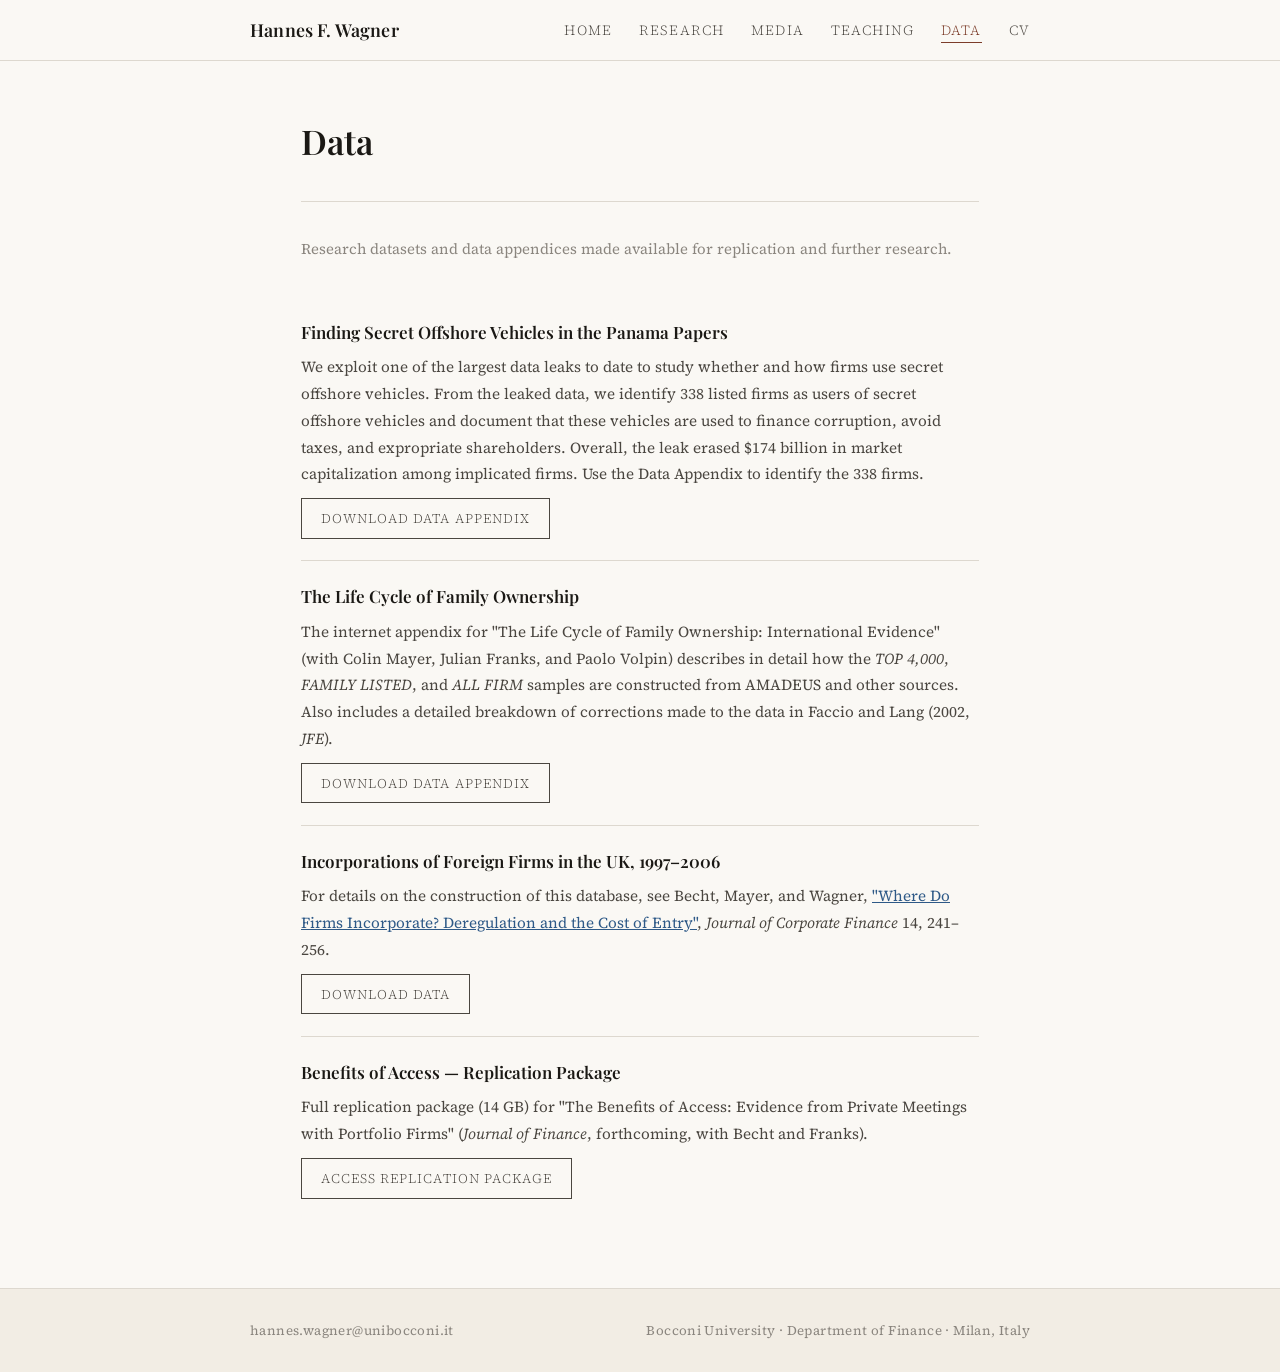
<file: pages/data.html>
<!DOCTYPE html>
<html lang="en">
<head>
  <meta charset="UTF-8" />
  <meta name="viewport" content="width=device-width, initial-scale=1" />
  <title>Data — Hannes F. Wagner</title>
  <meta name="description" content="Research datasets made available by Hannes F. Wagner — Panama Papers offshore vehicles, family ownership life cycle, and firm incorporations." />
  <link rel="stylesheet" href="../css/style.css" />
</head>
<body>

<nav>
  <div class="nav-inner">
    <a class="site-name" href="../index.html">Hannes F. Wagner</a>
    <ul class="nav-links">
      <li><a href="../index.html">Home</a></li>
      <li><a href="research.html">Research</a></li>
      <li><a href="media.html">Media</a></li>
      <li><a href="teaching.html">Teaching</a></li>
      <li><a href="data.html" class="active">Data</a></li>
      <li><a href="../cv/cvHannesWagner.pdf">CV</a></li>
    </ul>
  </div>
</nav>

<div class="site-wrapper">
  <div class="page-header">
    <h1>Data</h1>
  </div>

  <p style="font-size:0.88rem;color:var(--ink-muted);margin-bottom:2rem;">
    Research datasets and data appendices made available for replication and further research.
  </p>

  <div class="data-item">
    <div class="data-title">Finding Secret Offshore Vehicles in the Panama Papers</div>
    <p class="data-description">
      We exploit one of the largest data leaks to date to study whether and how firms use secret 
      offshore vehicles. From the leaked data, we identify 338 listed firms as users of secret 
      offshore vehicles and document that these vehicles are used to finance corruption, avoid taxes, 
      and expropriate shareholders. Overall, the leak erased $174 billion in market capitalization 
      among implicated firms. Use the Data Appendix to identify the 338 firms.
    </p>
    <p style="margin-top:0.6rem;">
      <a class="btn btn-outline" href="https://papers.ssrn.com/sol3/papers.cfm?abstract_id=2771095" target="_blank" rel="noopener">Download Data Appendix</a>
    </p>
  </div>

  <div class="data-item">
    <div class="data-title">The Life Cycle of Family Ownership</div>
    <p class="data-description">
      The internet appendix for "The Life Cycle of Family Ownership: International Evidence" 
      (with Colin Mayer, Julian Franks, and Paolo Volpin) describes in detail how the 
      <em>TOP 4,000</em>, <em>FAMILY LISTED</em>, and <em>ALL FIRM</em> samples are constructed 
      from AMADEUS and other sources. Also includes a detailed breakdown of corrections made to 
      the data in Faccio and Lang (2002, <em>JFE</em>).
    </p>
    <p style="margin-top:0.6rem;">
      <a class="btn btn-outline" href="http://papers.ssrn.com/sol3/papers.cfm?abstract_id=1102475" target="_blank" rel="noopener">Download Data Appendix</a>
    </p>
  </div>

  <div class="data-item">
    <div class="data-title">Incorporations of Foreign Firms in the UK, 1997–2006</div>
    <p class="data-description">
      For details on the construction of this database, see Becht, Mayer, and Wagner, 
      <a href="http://papers.ssrn.com/sol3/papers.cfm?abstract_id=906066" target="_blank" rel="noopener">"Where Do Firms Incorporate? Deregulation and the Cost of Entry"</a>, 
      <em>Journal of Corporate Finance</em> 14, 241–256.
    </p>
    <p style="margin-top:0.6rem;">
      <a class="btn btn-outline" href="http://didattica.unibocconi.it/mypage/dwload.php?nomefile=MOBILITY_JCF20110914161432.XLS" target="_blank" rel="noopener">Download Data</a>
    </p>
  </div>

  <div class="data-item">
    <div class="data-title">Benefits of Access — Replication Package</div>
    <p class="data-description">
      Full replication package (14 GB) for "The Benefits of Access: Evidence from Private Meetings 
      with Portfolio Firms" (<em>Journal of Finance</em>, forthcoming, with Becht and Franks).
    </p>
    <p style="margin-top:0.6rem;">
      <a class="btn btn-outline" href="https://doi.org/10.37214/jofdata.23" target="_blank" rel="noopener">Access Replication Package</a>
    </p>
  </div>

</div>

<footer>
  <div class="footer-inner">
    <span>hannes.wagner@unibocconi.it</span>
    <span>Bocconi University · Department of Finance · Milan, Italy</span>
  </div>
</footer>

<script src="../js/nav.js"></script>
</body>
</html>
</file>
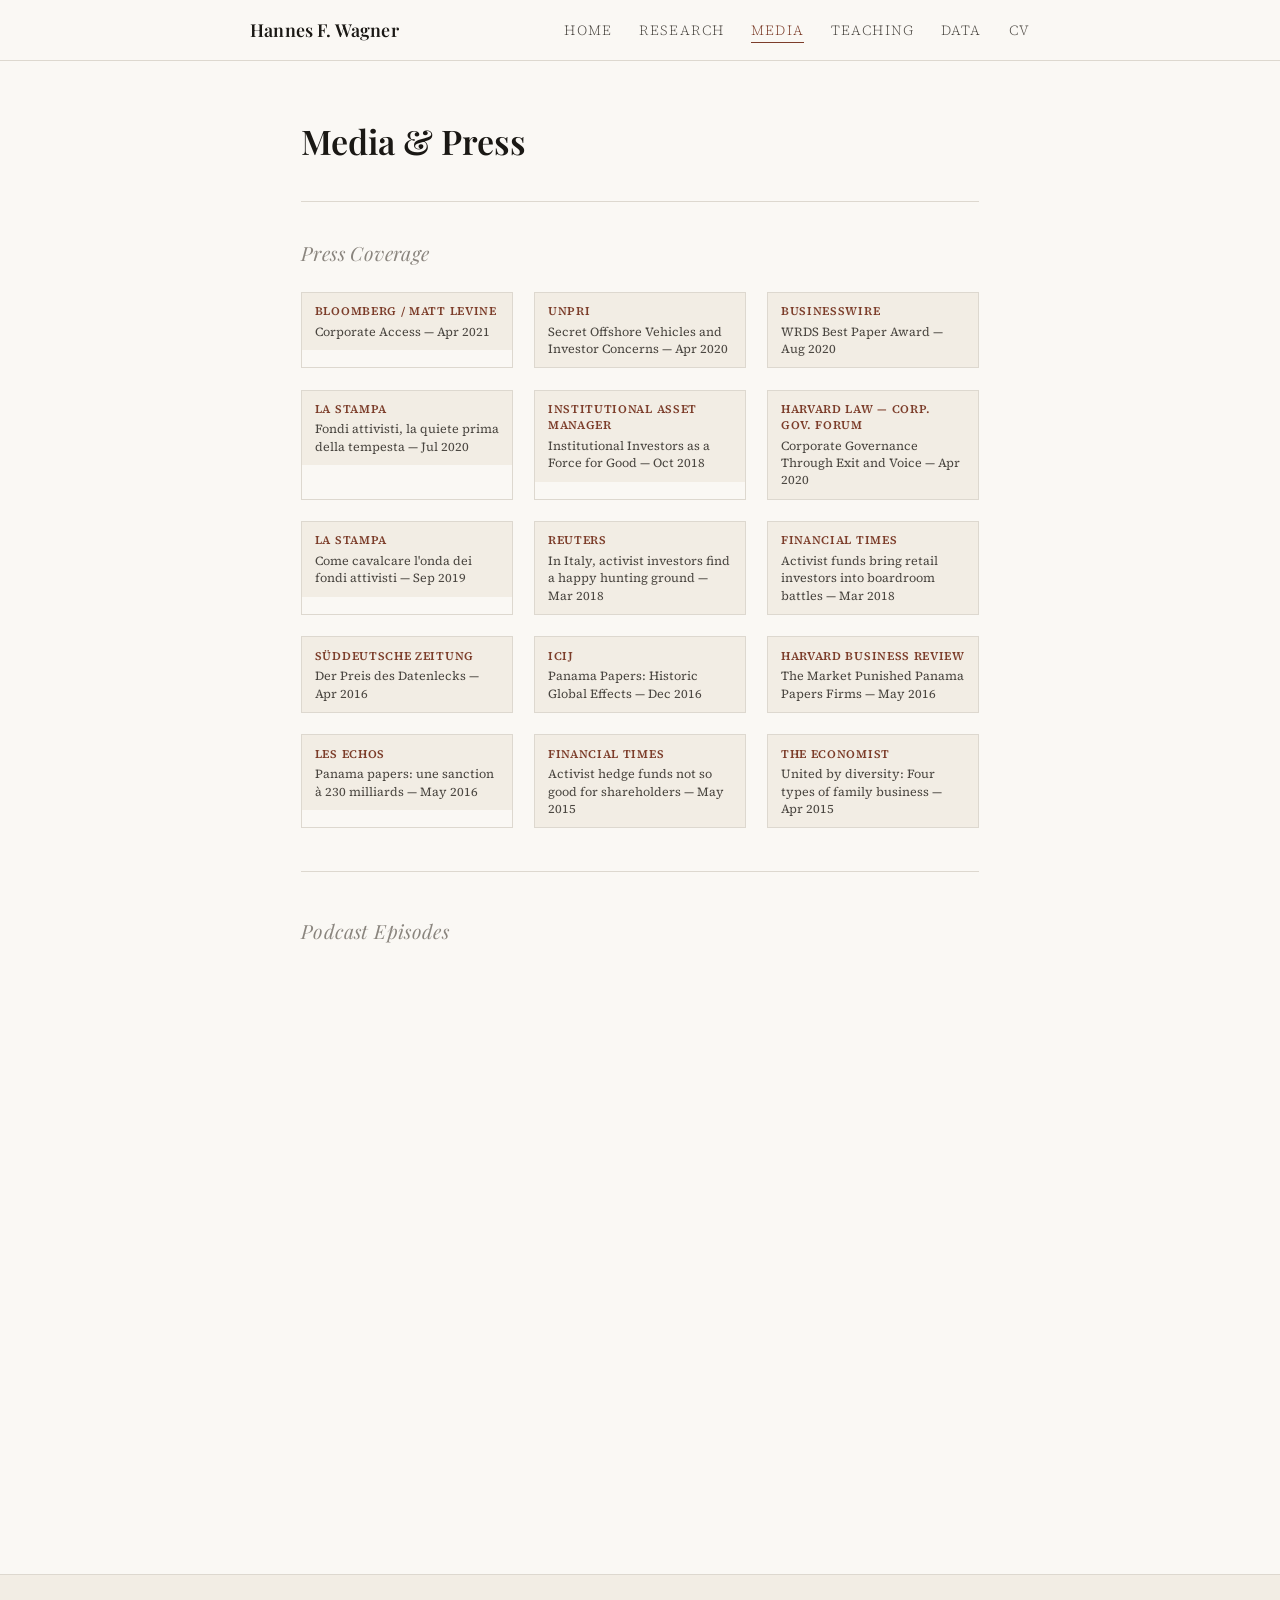
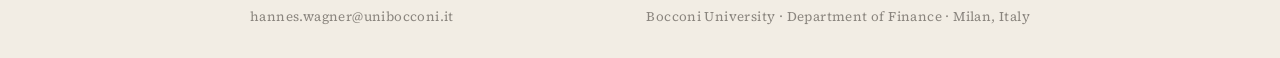
<file: pages/media.html>
<!DOCTYPE html>
<html lang="en">
<head>
  <meta charset="UTF-8" />
  <meta name="viewport" content="width=device-width, initial-scale=1" />
  <title>Media &amp; Press — Hannes F. Wagner</title>
  <meta name="description" content="Media coverage and press mentions for Hannes F. Wagner's research on corporate governance, Panama Papers, shareholder activism, and ESG." />
  <link rel="stylesheet" href="../css/style.css" />
</head>
<body>

<nav>
  <div class="nav-inner">
    <a class="site-name" href="../index.html">Hannes F. Wagner</a>
    <ul class="nav-links">
      <li><a href="../index.html">Home</a></li>
      <li><a href="research.html">Research</a></li>
      <li><a href="media.html" class="active">Media</a></li>
      <li><a href="teaching.html">Teaching</a></li>
      <li><a href="data.html">Data</a></li>
      <li><a href="../cv/cvHannesWagner.pdf">CV</a></li>
    </ul>
  </div>
</nav>

<div class="site-wrapper">
  <div class="page-header">
    <h1>Media &amp; Press</h1>
  </div>

  <h2 class="section-title">Press Coverage</h2>
  <div class="media-grid">

    <a class="media-card" href="https://www.bloomberg.com/opinion/articles/2021-04-19/everyone-loves-the-100-million-new-jersey-deli-except-david-einhorn-knottrmb" target="_blank" rel="noopener">
      <div class="media-label">
        <span class="media-outlet">Bloomberg / Matt Levine</span>
        Corporate Access — Apr 2021
      </div>
    </a>

    <a class="media-card" href="https://www.unpri.org/pri-blog/secret-offshore-vehicles-and-investor-concerns/5683.article" target="_blank" rel="noopener">
      <div class="media-label">
        <span class="media-outlet">UNPRI</span>
        Secret Offshore Vehicles and Investor Concerns — Apr 2020
      </div>
    </a>

    <a class="media-card" href="https://www.businesswire.com/news/home/20200803005021/en/WRDS-Paper-Award-Research-Examines-Role-Governance" target="_blank" rel="noopener">
      <div class="media-label">
        <span class="media-outlet">BusinessWire</span>
        WRDS Best Paper Award — Aug 2020
      </div>
    </a>

    <a class="media-card" href="https://www.lastampa.it/tuttosoldi/2020/07/20/news/fondi-attivisti-la-quiete-prima-della-tempesta-1.39101614" target="_blank" rel="noopener">
      <div class="media-label">
        <span class="media-outlet">La Stampa</span>
        Fondi attivisti, la quiete prima della tempesta — Jul 2020
      </div>
    </a>

    <a class="media-card" href="https://www.institutionalassetmanager.co.uk/2018/10/18/269655/bocconi-university-study-reveals-institutional-investors-can-be-force-good" target="_blank" rel="noopener">
      <div class="media-label">
        <span class="media-outlet">Institutional Asset Manager</span>
        Institutional Investors as a Force for Good — Oct 2018
      </div>
    </a>

    <a class="media-card" href="https://corpgov.law.harvard.edu/2020/04/13/corporate-governance-through-exit-and-voice/" target="_blank" rel="noopener">
      <div class="media-label">
        <span class="media-outlet">Harvard Law — Corp. Gov. Forum</span>
        Corporate Governance Through Exit and Voice — Apr 2020
      </div>
    </a>

    <a class="media-card" href="https://www.lastampa.it/tuttosoldi/2019/09/02/news/come-cavalcare-l-onda-dei-fondi-attivisti-guadagni-del-12-per-i-piccoli-azionisti-1.37438321" target="_blank" rel="noopener">
      <div class="media-label">
        <span class="media-outlet">La Stampa</span>
        Come cavalcare l'onda dei fondi attivisti — Sep 2019
      </div>
    </a>

    <a class="media-card" href="https://www.reuters.com/article/idUSKBN1H51SR" target="_blank" rel="noopener">
      <div class="media-label">
        <span class="media-outlet">Reuters</span>
        In Italy, activist investors find a happy hunting ground — Mar 2018
      </div>
    </a>

    <a class="media-card" href="https://www.ft.com/content/f103444a-26d0-11e8-b27e-cc62a39d57a0" target="_blank" rel="noopener">
      <div class="media-label">
        <span class="media-outlet">Financial Times</span>
        Activist funds bring retail investors into boardroom battles — Mar 2018
      </div>
    </a>

    <a class="media-card" href="https://www.sueddeutsche.de/wirtschaft/panama-papers-der-preis-des-datenlecks-1.2971293" target="_blank" rel="noopener">
      <div class="media-label">
        <span class="media-outlet">Süddeutsche Zeitung</span>
        Der Preis des Datenlecks — Apr 2016
      </div>
    </a>

    <a class="media-card" href="https://www.icij.org/investigations/panama-papers/20161201-global-impact/" target="_blank" rel="noopener">
      <div class="media-label">
        <span class="media-outlet">ICIJ</span>
        Panama Papers: Historic Global Effects — Dec 2016
      </div>
    </a>

    <a class="media-card" href="https://hbr.org/2016/05/the-market-punished-panama-papers-firms-to-the-tune-of-230-billion" target="_blank" rel="noopener">
      <div class="media-label">
        <span class="media-outlet">Harvard Business Review</span>
        The Market Punished Panama Papers Firms — May 2016
      </div>
    </a>

    <a class="media-card" href="https://www.lesechos.fr/2016/05/panama-papers-une-sanction-a-230-milliards-de-dollars-227909" target="_blank" rel="noopener">
      <div class="media-label">
        <span class="media-outlet">Les Echos</span>
        Panama papers: une sanction à 230 milliards — May 2016
      </div>
    </a>

    <a class="media-card" href="https://www.ft.com/content/ddbabe64-fee1-11e4-84b2-00144feabdc0" target="_blank" rel="noopener">
      <div class="media-label">
        <span class="media-outlet">Financial Times</span>
        Activist hedge funds not so good for shareholders — May 2015
      </div>
    </a>

    <a class="media-card" href="https://www.economist.com/special-report/2015/04/16/united-by-diversity" target="_blank" rel="noopener">
      <div class="media-label">
        <span class="media-outlet">The Economist</span>
        United by diversity: Four types of family business — Apr 2015
      </div>
    </a>

  </div>

  <hr class="section-divider" />

  <h2 class="section-title">Podcast Episodes</h2>

  <div class="podcast-embed">
    <iframe style="border-radius:0" src="https://open.spotify.com/embed/episode/64jNkY2FxhyaU4TnFxSmoU?utm_source=generator" width="100%" height="152" allowfullscreen allow="autoplay; clipboard-write; encrypted-media; fullscreen; picture-in-picture" loading="lazy"></iframe>
  </div>

  <div class="podcast-embed">
    <iframe style="border-radius:0" src="https://open.spotify.com/embed/episode/4Aw6fCiGctTNtVbgfqGaCA?utm_source=generator" width="100%" height="152" allowfullscreen allow="autoplay; clipboard-write; encrypted-media; fullscreen; picture-in-picture" loading="lazy"></iframe>
  </div>

  <div class="podcast-embed">
    <iframe style="border-radius:0" src="https://open.spotify.com/embed/episode/3oedFQlxo1uWVbGu7JhfyJ?utm_source=generator" width="100%" height="152" allowfullscreen allow="autoplay; clipboard-write; encrypted-media; fullscreen; picture-in-picture" loading="lazy"></iframe>
  </div>

</div>

<footer>
  <div class="footer-inner">
    <span>hannes.wagner@unibocconi.it</span>
    <span>Bocconi University · Department of Finance · Milan, Italy</span>
  </div>
</footer>

<script src="../js/nav.js"></script>
</body>
</html>
</file>
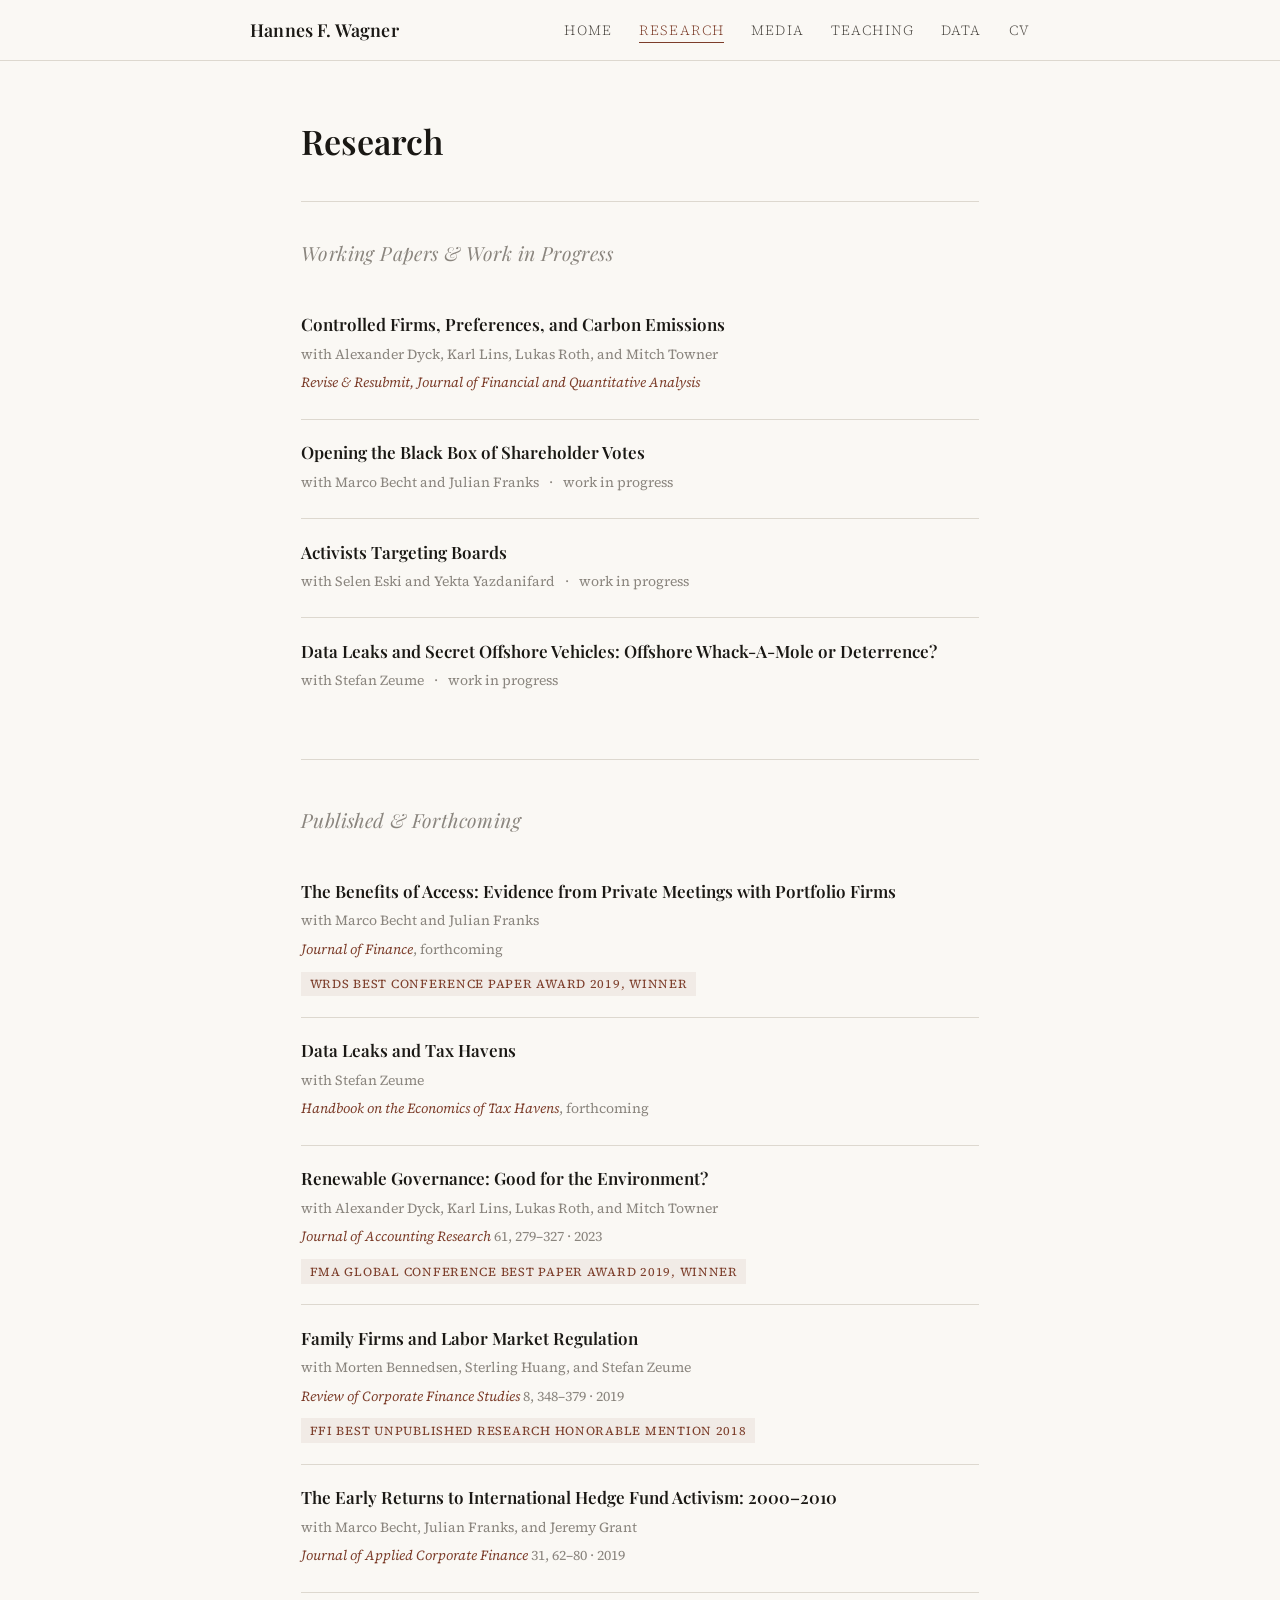
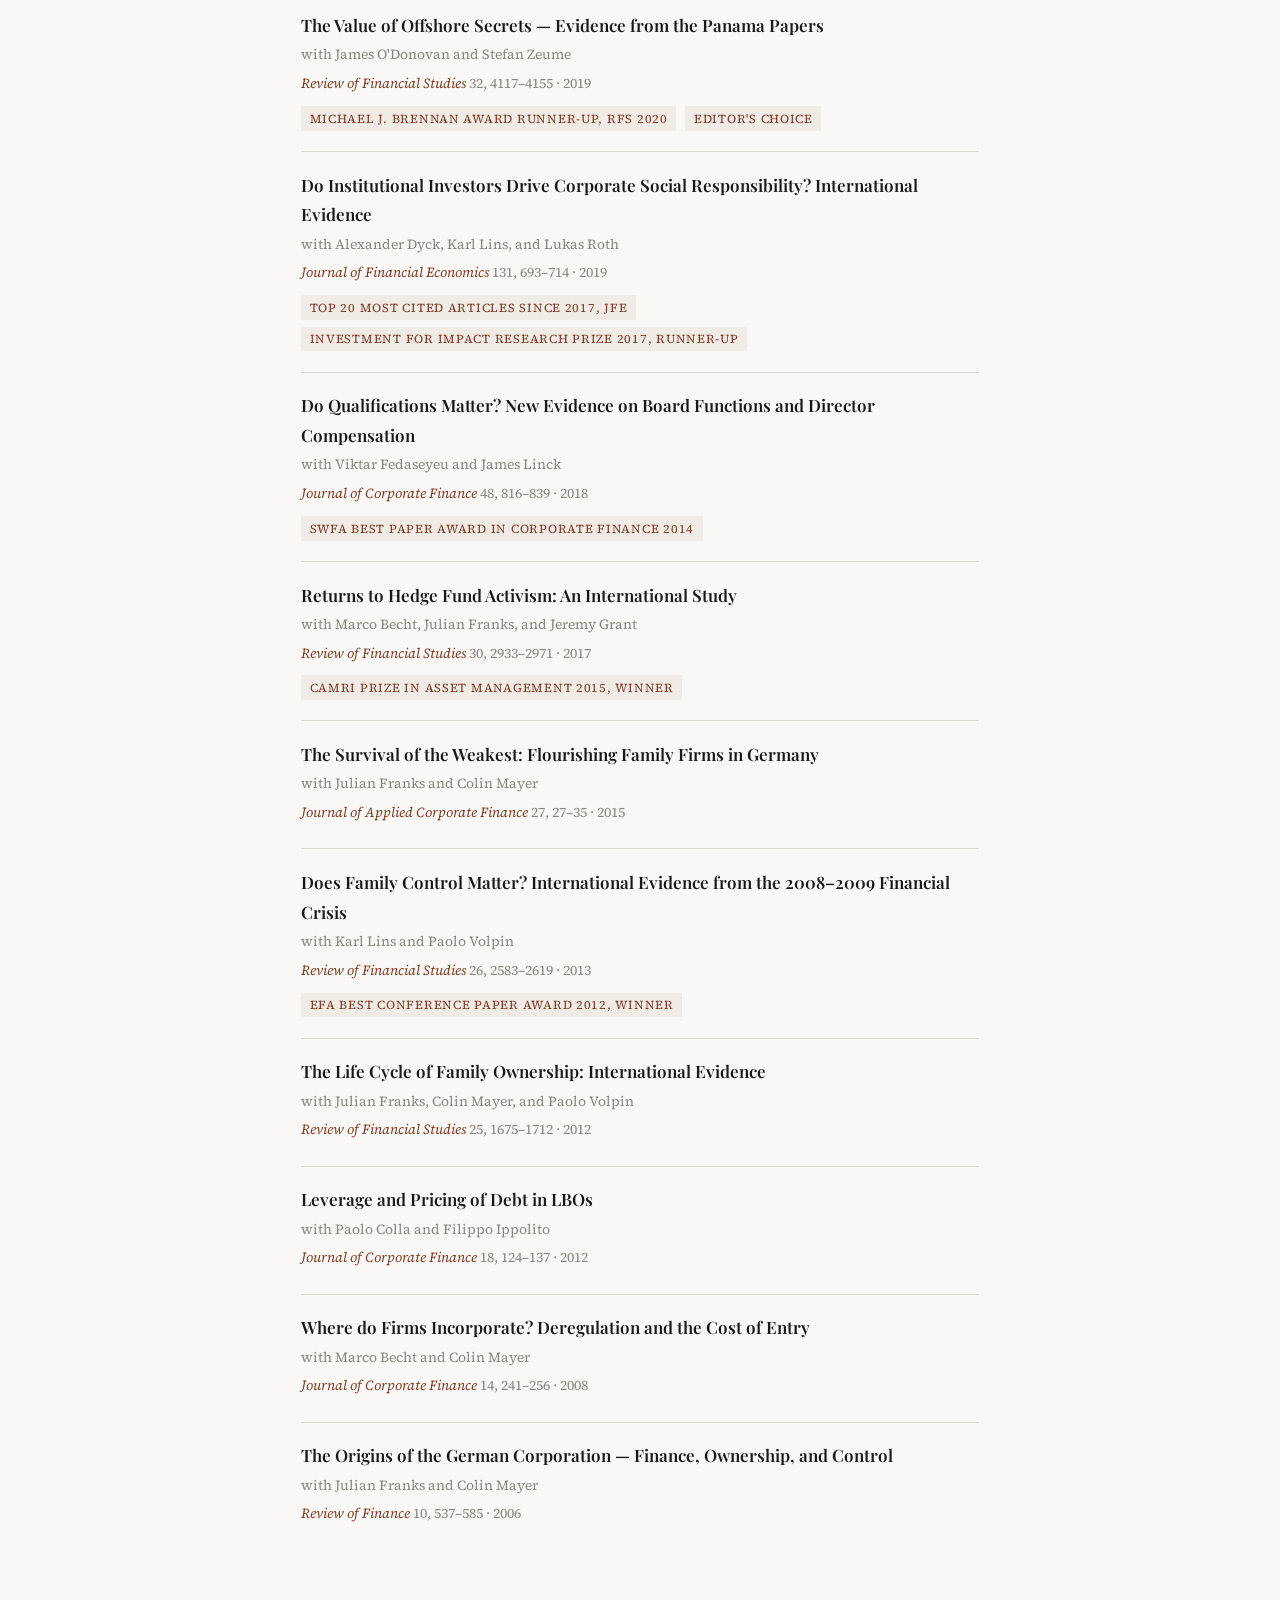
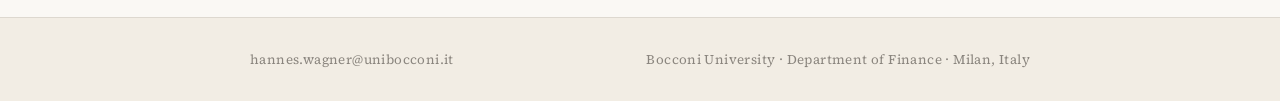
<file: pages/research.html>
<!DOCTYPE html>
<html lang="en">
<head>
  <meta charset="UTF-8" />
  <meta name="viewport" content="width=device-width, initial-scale=1" />
  <title>Research — Hannes F. Wagner</title>
  <meta name="description" content="Working papers and publications by Hannes F. Wagner on corporate governance, shareholder activism, ESG, and institutional investors." />
  <link rel="stylesheet" href="../css/style.css" />
</head>
<body>

<nav>
  <div class="nav-inner">
    <a class="site-name" href="../index.html">Hannes F. Wagner</a>
    <ul class="nav-links">
      <li><a href="../index.html">Home</a></li>
      <li><a href="research.html" class="active">Research</a></li>
      <li><a href="media.html">Media</a></li>
      <li><a href="teaching.html">Teaching</a></li>
      <li><a href="data.html">Data</a></li>
      <li><a href="../cv/cvHannesWagner.pdf">CV</a></li>
    </ul>
  </div>
</nav>

<div class="site-wrapper">
  <div class="page-header">
    <h1>Research</h1>
  </div>

  <!-- ── Working Papers ─────────────────────────────────── -->
  <h2 class="section-title">Working Papers &amp; Work in Progress</h2>
  <ul class="paper-list">

    <li class="paper-item">
      <div class="paper-title">
        <a href="https://papers.ssrn.com/sol3/papers.cfm?abstract_id=4829162" target="_blank" rel="noopener">
          Controlled Firms, Preferences, and Carbon Emissions
        </a>
      </div>
      <div class="paper-meta">
        with Alexander Dyck, Karl Lins, Lukas Roth, and Mitch Towner
      </div>
      <div class="paper-meta">
        <span class="paper-venue">Revise &amp; Resubmit, Journal of Financial and Quantitative Analysis</span>
      </div>
    </li>

    <li class="paper-item">
      <div class="paper-title">Opening the Black Box of Shareholder Votes</div>
      <div class="paper-meta">with Marco Becht and Julian Franks &ensp;·&ensp; work in progress</div>
    </li>

    <li class="paper-item">
      <div class="paper-title">Activists Targeting Boards</div>
      <div class="paper-meta">with Selen Eski and Yekta Yazdanifard &ensp;·&ensp; work in progress</div>
    </li>

    <li class="paper-item">
      <div class="paper-title">Data Leaks and Secret Offshore Vehicles: Offshore Whack-A-Mole or Deterrence?</div>
      <div class="paper-meta">with Stefan Zeume &ensp;·&ensp; work in progress</div>
    </li>

  </ul>

  <hr class="section-divider" />

  <!-- ── Published & Forthcoming ───────────────────────── -->
  <h2 class="section-title">Published &amp; Forthcoming</h2>
  <ul class="paper-list">

    <li class="paper-item">
      <div class="paper-title">
        <a href="https://papers.ssrn.com/sol3/papers.cfm?abstract_id=3813948" target="_blank" rel="noopener">
          The Benefits of Access: Evidence from Private Meetings with Portfolio Firms
        </a>
      </div>
      <div class="paper-meta">
        with Marco Becht and Julian Franks
      </div>
      <div class="paper-meta">
        <span class="paper-venue">Journal of Finance</span>, forthcoming
      </div>
      <span class="paper-award">WRDS Best Conference Paper Award 2019, Winner</span>
    </li>

    <li class="paper-item">
      <div class="paper-title">
        <a href="https://papers.ssrn.com/sol3/papers.cfm?abstract_id=4435685" target="_blank" rel="noopener">
          Data Leaks and Tax Havens
        </a>
      </div>
      <div class="paper-meta">with Stefan Zeume</div>
      <div class="paper-meta">
        <span class="paper-venue">Handbook on the Economics of Tax Havens</span>, forthcoming
      </div>
    </li>

    <li class="paper-item">
      <div class="paper-title">
        <a href="https://papers.ssrn.com/sol3/papers.cfm?abstract_id=3224680" target="_blank" rel="noopener">
          Renewable Governance: Good for the Environment?
        </a>
      </div>
      <div class="paper-meta">with Alexander Dyck, Karl Lins, Lukas Roth, and Mitch Towner</div>
      <div class="paper-meta">
        <span class="paper-venue">Journal of Accounting Research</span> 61, 279–327 · 2023
      </div>
      <span class="paper-award">FMA Global Conference Best Paper Award 2019, Winner</span>
    </li>

    <li class="paper-item">
      <div class="paper-title">
        <a href="https://ssrn.com/abstract=2511044" target="_blank" rel="noopener">
          Family Firms and Labor Market Regulation
        </a>
      </div>
      <div class="paper-meta">with Morten Bennedsen, Sterling Huang, and Stefan Zeume</div>
      <div class="paper-meta">
        <span class="paper-venue">Review of Corporate Finance Studies</span> 8, 348–379 · 2019
      </div>
      <span class="paper-award">FFI Best Unpublished Research Honorable Mention 2018</span>
    </li>

    <li class="paper-item">
      <div class="paper-title">
        <a href="https://onlinelibrary.wiley.com/journal/17456622" target="_blank" rel="noopener">
          The Early Returns to International Hedge Fund Activism: 2000–2010
        </a>
      </div>
      <div class="paper-meta">with Marco Becht, Julian Franks, and Jeremy Grant</div>
      <div class="paper-meta">
        <span class="paper-venue">Journal of Applied Corporate Finance</span> 31, 62–80 · 2019
      </div>
    </li>

    <li class="paper-item">
      <div class="paper-title">
        <a href="https://ssrn.com/abstract=2771095" target="_blank" rel="noopener">
          The Value of Offshore Secrets — Evidence from the Panama Papers
        </a>
      </div>
      <div class="paper-meta">with James O'Donovan and Stefan Zeume</div>
      <div class="paper-meta">
        <span class="paper-venue">Review of Financial Studies</span> 32, 4117–4155 · 2019
      </div>
      <span class="paper-award">Michael J. Brennan Award Runner-up, RFS 2020</span>
      <span class="paper-award">Editor's Choice</span>
    </li>

    <li class="paper-item">
      <div class="paper-title">
        <a href="https://ssrn.com/abstract=2708589" target="_blank" rel="noopener">
          Do Institutional Investors Drive Corporate Social Responsibility? International Evidence
        </a>
      </div>
      <div class="paper-meta">with Alexander Dyck, Karl Lins, and Lukas Roth</div>
      <div class="paper-meta">
        <span class="paper-venue">Journal of Financial Economics</span> 131, 693–714 · 2019
      </div>
      <span class="paper-award">Top 20 Most Cited Articles since 2017, JFE</span>
      <span class="paper-award">Investment for Impact Research Prize 2017, Runner-up</span>
    </li>

    <li class="paper-item">
      <div class="paper-title">
        <a href="https://ssrn.com/abstract=2335584" target="_blank" rel="noopener">
          Do Qualifications Matter? New Evidence on Board Functions and Director Compensation
        </a>
      </div>
      <div class="paper-meta">with Viktar Fedaseyeu and James Linck</div>
      <div class="paper-meta">
        <span class="paper-venue">Journal of Corporate Finance</span> 48, 816–839 · 2018
      </div>
      <span class="paper-award">SWFA Best Paper Award in Corporate Finance 2014</span>
    </li>

    <li class="paper-item">
      <div class="paper-title">
        <a href="https://papers.ssrn.com/sol3/papers.cfm?abstract_id=2376271" target="_blank" rel="noopener">
          Returns to Hedge Fund Activism: An International Study
        </a>
      </div>
      <div class="paper-meta">with Marco Becht, Julian Franks, and Jeremy Grant</div>
      <div class="paper-meta">
        <span class="paper-venue">Review of Financial Studies</span> 30, 2933–2971 · 2017
      </div>
      <span class="paper-award">CAMRI Prize in Asset Management 2015, Winner</span>
    </li>

    <li class="paper-item">
      <div class="paper-title">
        <a href="http://onlinelibrary.wiley.com/doi/10.1111/jacf.12143/abstract" target="_blank" rel="noopener">
          The Survival of the Weakest: Flourishing Family Firms in Germany
        </a>
      </div>
      <div class="paper-meta">with Julian Franks and Colin Mayer</div>
      <div class="paper-meta">
        <span class="paper-venue">Journal of Applied Corporate Finance</span> 27, 27–35 · 2015
      </div>
    </li>

    <li class="paper-item">
      <div class="paper-title">
        <a href="http://ssrn.com/abstract=1964764" target="_blank" rel="noopener">
          Does Family Control Matter? International Evidence from the 2008–2009 Financial Crisis
        </a>
      </div>
      <div class="paper-meta">with Karl Lins and Paolo Volpin</div>
      <div class="paper-meta">
        <span class="paper-venue">Review of Financial Studies</span> 26, 2583–2619 · 2013
      </div>
      <span class="paper-award">EFA Best Conference Paper Award 2012, Winner</span>
    </li>

    <li class="paper-item">
      <div class="paper-title">
        <a href="http://ssrn.com/abstract=1102475" target="_blank" rel="noopener">
          The Life Cycle of Family Ownership: International Evidence
        </a>
      </div>
      <div class="paper-meta">with Julian Franks, Colin Mayer, and Paolo Volpin</div>
      <div class="paper-meta">
        <span class="paper-venue">Review of Financial Studies</span> 25, 1675–1712 · 2012
      </div>
    </li>

    <li class="paper-item">
      <div class="paper-title">
        <a href="http://ssrn.com/abstract=1524155" target="_blank" rel="noopener">
          Leverage and Pricing of Debt in LBOs
        </a>
      </div>
      <div class="paper-meta">with Paolo Colla and Filippo Ippolito</div>
      <div class="paper-meta">
        <span class="paper-venue">Journal of Corporate Finance</span> 18, 124–137 · 2012
      </div>
    </li>

    <li class="paper-item">
      <div class="paper-title">
        <a href="http://dx.doi.org/10.1016/j.jcorpfin.2008.04.002" target="_blank" rel="noopener">
          Where do Firms Incorporate? Deregulation and the Cost of Entry
        </a>
      </div>
      <div class="paper-meta">with Marco Becht and Colin Mayer</div>
      <div class="paper-meta">
        <span class="paper-venue">Journal of Corporate Finance</span> 14, 241–256 · 2008
      </div>
    </li>

    <li class="paper-item">
      <div class="paper-title">
        <a href="http://ideas.repec.org/a/kap/eurfin/v10y2006i4p537-585.html" target="_blank" rel="noopener">
          The Origins of the German Corporation — Finance, Ownership, and Control
        </a>
      </div>
      <div class="paper-meta">with Julian Franks and Colin Mayer</div>
      <div class="paper-meta">
        <span class="paper-venue">Review of Finance</span> 10, 537–585 · 2006
      </div>
    </li>

  </ul>
</div>

<footer>
  <div class="footer-inner">
    <span>hannes.wagner@unibocconi.it</span>
    <span>Bocconi University · Department of Finance · Milan, Italy</span>
  </div>
</footer>

<script src="../js/nav.js"></script>
</body>
</html>
</file>
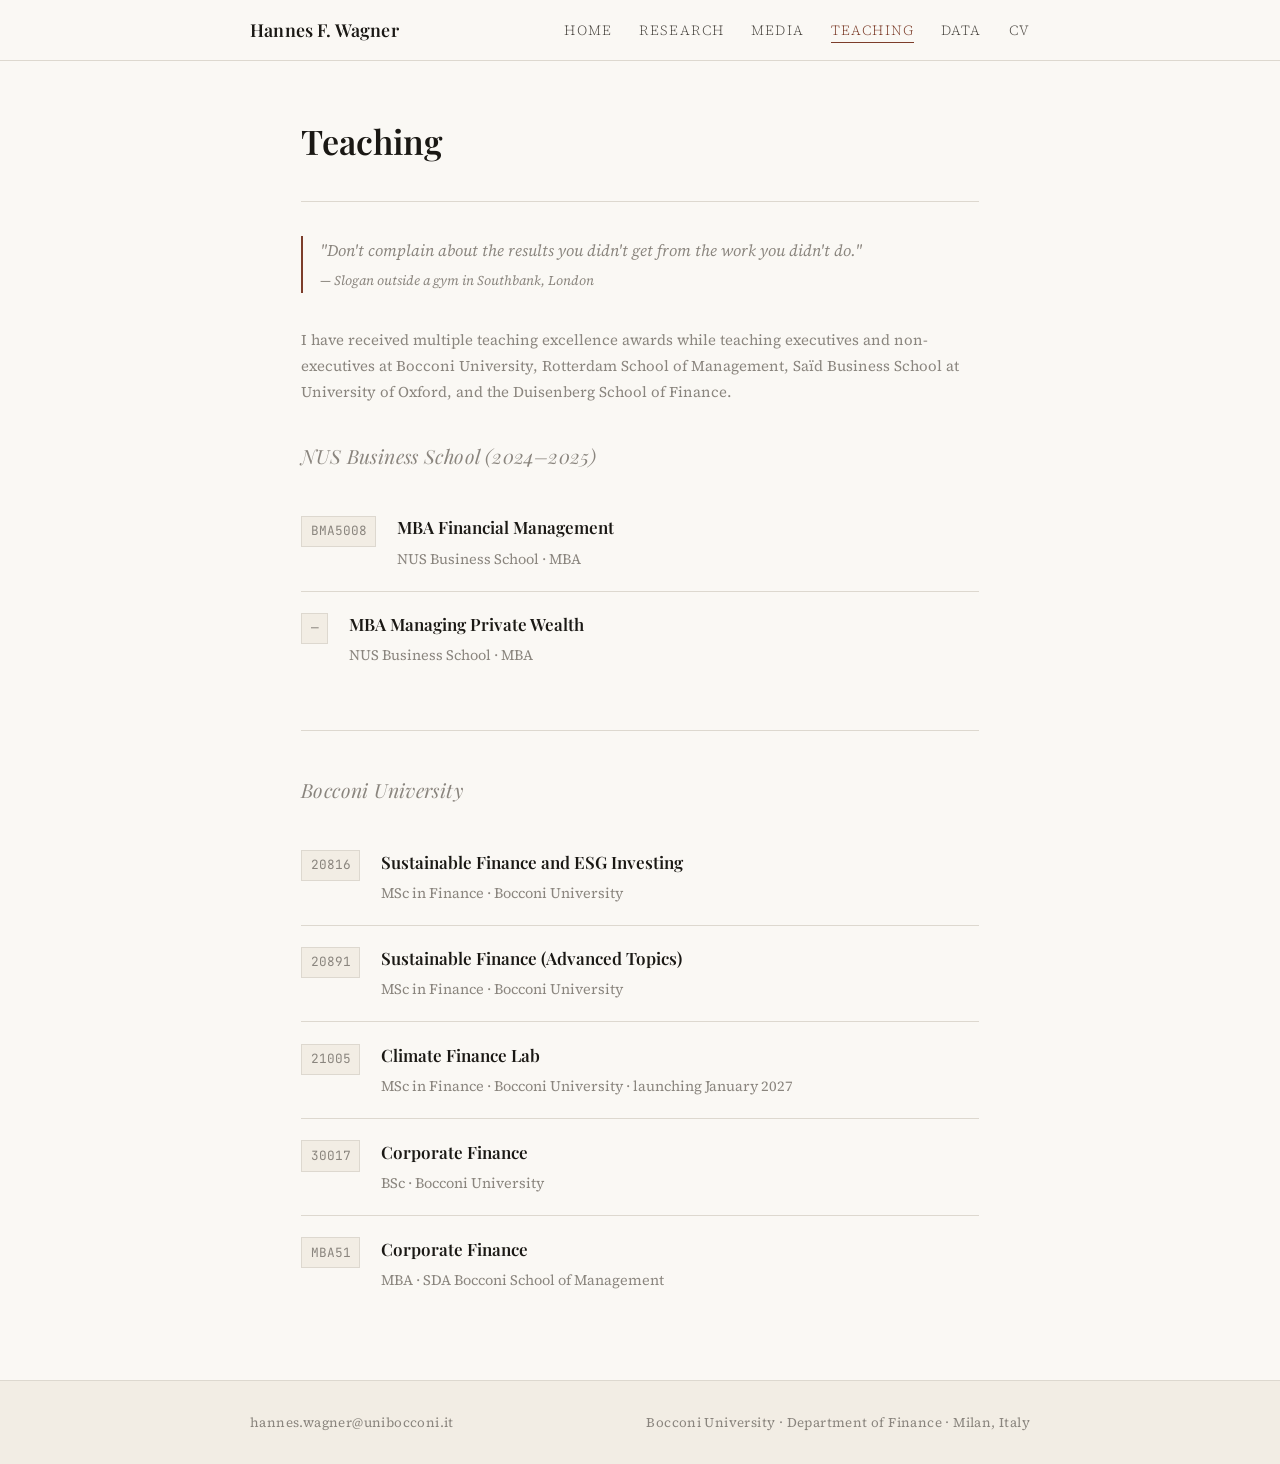
<file: pages/teaching.html>
<!DOCTYPE html>
<html lang="en">
<head>
  <meta charset="UTF-8" />
  <meta name="viewport" content="width=device-width, initial-scale=1" />
  <title>Teaching — Hannes F. Wagner</title>
  <meta name="description" content="Courses taught by Hannes F. Wagner at Bocconi University and NUS Business School." />
  <link rel="stylesheet" href="../css/style.css" />
</head>
<body>

<nav>
  <div class="nav-inner">
    <a class="site-name" href="../index.html">Hannes F. Wagner</a>
    <ul class="nav-links">
      <li><a href="../index.html">Home</a></li>
      <li><a href="research.html">Research</a></li>
      <li><a href="media.html">Media</a></li>
      <li><a href="teaching.html" class="active">Teaching</a></li>
      <li><a href="data.html">Data</a></li>
      <li><a href="../cv/cvHannesWagner.pdf">CV</a></li>
    </ul>
  </div>
</nav>

<div class="site-wrapper">
  <div class="page-header">
    <h1>Teaching</h1>
  </div>

  <blockquote class="course-quote">
    "Don't complain about the results you didn't get from the work you didn't do."
    <br><small>— Slogan outside a gym in Southbank, London</small>
  </blockquote>

  <p style="font-size:0.88rem;color:var(--ink-muted);margin-bottom:2rem;">
    I have received multiple teaching excellence awards while teaching executives and non-executives 
    at Bocconi University, Rotterdam School of Management, Saïd Business School at University of Oxford, 
    and the Duisenberg School of Finance.
  </p>

  <!-- ── Current / NUS ──────────────────────────────────── -->
  <h2 class="section-title">NUS Business School (2024–2025)</h2>
  <ul class="course-list">

    <li class="course-item">
      <span class="course-code">BMA5008</span>
      <div>
        <div class="course-name">
          <a href="https://www.hannesfwagner.com/teaching/nusmba" target="_blank" rel="noopener">
            MBA Financial Management
          </a>
        </div>
        <div class="course-details">NUS Business School · MBA</div>
      </div>
    </li>

    <li class="course-item">
      <span class="course-code">—</span>
      <div>
        <div class="course-name">
          <a href="https://www.hannesfwagner.com/teaching/managingprivatewealth" target="_blank" rel="noopener">
            MBA Managing Private Wealth
          </a>
        </div>
        <div class="course-details">NUS Business School · MBA</div>
      </div>
    </li>

  </ul>

  <hr class="section-divider" />

  <!-- ── Bocconi ─────────────────────────────────────────── -->
  <h2 class="section-title">Bocconi University</h2>
  <ul class="course-list">

    <li class="course-item">
      <span class="course-code">20816</span>
      <div>
        <div class="course-name">
          <a href="https://www.hannesfwagner.com/teaching/sustainable-finance-and-esg-investing" target="_blank" rel="noopener">
            Sustainable Finance and ESG Investing
          </a>
        </div>
        <div class="course-details">MSc in Finance · Bocconi University</div>
      </div>
    </li>

    <li class="course-item">
      <span class="course-code">20891</span>
      <div>
        <div class="course-name">Sustainable Finance (Advanced Topics)</div>
        <div class="course-details">MSc in Finance · Bocconi University</div>
      </div>
    </li>

    <li class="course-item">
      <span class="course-code">21005</span>
      <div>
        <div class="course-name">Climate Finance Lab</div>
        <div class="course-details">MSc in Finance · Bocconi University · launching January 2027</div>
      </div>
    </li>

    <li class="course-item">
      <span class="course-code">30017</span>
      <div>
        <div class="course-name">
          <a href="https://www.hannesfwagner.com/teaching/bsc-corporatefinance" target="_blank" rel="noopener">
            Corporate Finance
          </a>
        </div>
        <div class="course-details">BSc · Bocconi University</div>
      </div>
    </li>

    <li class="course-item">
      <span class="course-code">MBA51</span>
      <div>
        <div class="course-name">Corporate Finance</div>
        <div class="course-details">MBA · SDA Bocconi School of Management</div>
      </div>
    </li>

  </ul>

</div>

<footer>
  <div class="footer-inner">
    <span>hannes.wagner@unibocconi.it</span>
    <span>Bocconi University · Department of Finance · Milan, Italy</span>
  </div>
</footer>

<script src="../js/nav.js"></script>
</body>
</html>
</file>
<file: css/style.css>
/* ============================================================
   HANNES F. WAGNER — Personal Academic Site
   Aesthetic: Refined editorial minimalism — ink on paper
   ============================================================ */

@import url('https://fonts.googleapis.com/css2?family=Playfair+Display:ital,wght@0,400;0,600;1,400&family=Source+Serif+4:ital,opsz,wght@0,8..60,300;0,8..60,400;1,8..60,300&family=JetBrains+Mono:wght@400;500&display=swap');

/* ── Variables ───────────────────────────────────────────── */
:root {
  --ink:        #1a1814;
  --ink-soft:   #4a4640;
  --ink-muted:  #8a857e;
  --paper:      #faf8f4;
  --paper-warm: #f2ede4;
  --rule:       #ddd8cf;
  --accent:     #7c3d2a;       /* deep terracotta */
  --accent-lt:  #b86649;
  --link:       #2e5987;
  --mono:       'JetBrains Mono', monospace;
  --serif:      'Source Serif 4', Georgia, serif;
  --display:    'Playfair Display', Georgia, serif;
  --max-w:      780px;
  --col-pad:    clamp(1.25rem, 5vw, 3rem);
}

/* ── Reset ───────────────────────────────────────────────── */
*, *::before, *::after { box-sizing: border-box; margin: 0; padding: 0; }
html { scroll-behavior: smooth; font-size: 17px; }
body {
  font-family: var(--serif);
  background: var(--paper);
  color: var(--ink);
  line-height: 1.75;
  -webkit-font-smoothing: antialiased;
}

/* ── Layout ──────────────────────────────────────────────── */
.site-wrapper { max-width: var(--max-w); margin: 0 auto; padding: 0 var(--col-pad); }

/* ── Navigation ──────────────────────────────────────────── */
nav {
  position: sticky;
  top: 0;
  z-index: 100;
  background: var(--paper);
  border-bottom: 1px solid var(--rule);
  padding: 0.85rem var(--col-pad);
}
nav .nav-inner {
  max-width: var(--max-w);
  margin: 0 auto;
  display: flex;
  align-items: center;
  justify-content: space-between;
  gap: 1rem;
  flex-wrap: wrap;
}
nav .site-name {
  font-family: var(--display);
  font-size: 1.05rem;
  font-weight: 600;
  color: var(--ink);
  text-decoration: none;
  letter-spacing: 0.01em;
}
nav .nav-links {
  display: flex;
  gap: 1.6rem;
  list-style: none;
  flex-wrap: wrap;
}
nav .nav-links a {
  font-family: var(--serif);
  font-size: 0.82rem;
  font-weight: 300;
  letter-spacing: 0.08em;
  text-transform: uppercase;
  color: var(--ink-soft);
  text-decoration: none;
  transition: color 0.2s;
  padding-bottom: 2px;
  border-bottom: 1px solid transparent;
}
nav .nav-links a:hover,
nav .nav-links a.active {
  color: var(--accent);
  border-bottom-color: var(--accent);
}

/* ── Hero / Home ─────────────────────────────────────────── */
.hero {
  padding: 4rem 0 3rem;
  display: grid;
  grid-template-columns: 1fr auto;
  gap: 2.5rem;
  align-items: start;
}
.hero-text h1 {
  font-family: var(--display);
  font-size: clamp(2rem, 5vw, 2.8rem);
  font-weight: 600;
  line-height: 1.2;
  margin-bottom: 0.25rem;
}
.hero-text .tagline {
  font-size: 0.82rem;
  letter-spacing: 0.1em;
  text-transform: uppercase;
  color: var(--accent);
  font-family: var(--serif);
  font-weight: 300;
  margin-bottom: 1.5rem;
}
.hero-text p {
  font-size: 1rem;
  color: var(--ink-soft);
  max-width: 56ch;
  margin-bottom: 1rem;
}
.hero-photo {
  width: 160px;
  height: 200px;
  object-fit: cover;
  object-position: top center;
  border: 1px solid var(--rule);
  flex-shrink: 0;
}
.hero-links {
  display: flex;
  gap: 0.75rem;
  flex-wrap: wrap;
  margin-top: 1.5rem;
}
.btn {
  display: inline-block;
  font-family: var(--serif);
  font-size: 0.78rem;
  font-weight: 300;
  letter-spacing: 0.08em;
  text-transform: uppercase;
  padding: 0.45rem 1.1rem;
  border: 1px solid currentColor;
  text-decoration: none;
  transition: all 0.2s;
}
.btn-primary { background: var(--accent); color: #fff; border-color: var(--accent); }
.btn-primary:hover { background: var(--accent-lt); border-color: var(--accent-lt); }
.btn-outline { color: var(--ink-soft); }
.btn-outline:hover { color: var(--accent); border-color: var(--accent); }

/* ── Section dividers ────────────────────────────────────── */
.section-divider {
  border: none;
  border-top: 1px solid var(--rule);
  margin: 2.5rem 0;
}
h2.section-title {
  font-family: var(--display);
  font-size: 1.15rem;
  font-weight: 400;
  font-style: italic;
  color: var(--ink-muted);
  letter-spacing: 0.02em;
  margin-bottom: 1.25rem;
}

/* ── Affiliations strip ──────────────────────────────────── */
.affiliations {
  background: var(--paper-warm);
  border-top: 1px solid var(--rule);
  border-bottom: 1px solid var(--rule);
  padding: 0.8rem var(--col-pad);
  font-size: 0.78rem;
  color: var(--ink-muted);
  letter-spacing: 0.05em;
  text-align: center;
}
.affiliations a { color: var(--link); text-decoration: none; }
.affiliations a:hover { text-decoration: underline; }

/* ── Research page ───────────────────────────────────────── */
.page-header {
  padding: 3rem 0 1.5rem;
  border-bottom: 1px solid var(--rule);
  margin-bottom: 2rem;
}
.page-header h1 {
  font-family: var(--display);
  font-size: 2rem;
  font-weight: 600;
  margin-bottom: 0.25rem;
}

.paper-list { list-style: none; }
.paper-item {
  padding: 1.1rem 0;
  border-bottom: 1px solid var(--rule);
}
.paper-item:last-child { border-bottom: none; }
.paper-title {
  font-family: var(--display);
  font-size: 1rem;
  font-weight: 600;
  margin-bottom: 0.15rem;
}
.paper-title a { color: var(--ink); text-decoration: none; }
.paper-title a:hover { color: var(--link); }
.paper-meta {
  font-size: 0.82rem;
  color: var(--ink-muted);
  margin-bottom: 0.25rem;
}
.paper-venue {
  font-style: italic;
  color: var(--accent);
}
.paper-award {
  display: inline-block;
  font-size: 0.72rem;
  letter-spacing: 0.06em;
  text-transform: uppercase;
  color: var(--accent);
  background: rgba(124,61,42,0.07);
  padding: 0.1rem 0.5rem;
  margin-top: 0.3rem;
  margin-right: 0.3rem;
}

/* ── Media page ──────────────────────────────────────────── */
.media-grid {
  display: grid;
  grid-template-columns: repeat(auto-fill, minmax(200px, 1fr));
  gap: 1.25rem;
  margin-bottom: 2.5rem;
}
.media-card {
  border: 1px solid var(--rule);
  overflow: hidden;
  text-decoration: none;
  display: block;
  transition: border-color 0.2s, box-shadow 0.2s;
}
.media-card:hover { border-color: var(--accent); box-shadow: 0 2px 12px rgba(124,61,42,0.1); }
.media-card .media-label {
  padding: 0.6rem 0.75rem;
  font-size: 0.73rem;
  line-height: 1.4;
  color: var(--ink-soft);
  background: var(--paper-warm);
}
.media-card .media-outlet {
  font-weight: 600;
  font-size: 0.68rem;
  letter-spacing: 0.06em;
  text-transform: uppercase;
  color: var(--accent);
  display: block;
  margin-bottom: 0.2rem;
}
.podcast-embed {
  margin-bottom: 1.5rem;
}
.podcast-embed iframe {
  width: 100%;
  border: none;
  border-radius: 0;
}

/* ── Teaching page ───────────────────────────────────────── */
.course-list { list-style: none; }
.course-item {
  display: flex;
  gap: 1.25rem;
  padding: 1.1rem 0;
  border-bottom: 1px solid var(--rule);
  align-items: flex-start;
}
.course-item:last-child { border-bottom: none; }
.course-code {
  font-family: var(--mono);
  font-size: 0.75rem;
  color: var(--ink-muted);
  background: var(--paper-warm);
  border: 1px solid var(--rule);
  padding: 0.2rem 0.5rem;
  white-space: nowrap;
  margin-top: 0.15rem;
  flex-shrink: 0;
}
.course-name {
  font-family: var(--display);
  font-size: 1rem;
  font-weight: 600;
  margin-bottom: 0.2rem;
}
.course-name a { color: var(--ink); text-decoration: none; }
.course-name a:hover { color: var(--link); }
.course-details { font-size: 0.85rem; color: var(--ink-muted); }
.course-quote {
  font-style: italic;
  font-size: 0.95rem;
  color: var(--ink-muted);
  border-left: 2px solid var(--accent);
  padding-left: 1rem;
  margin: 1.5rem 0 2rem;
}

/* ── Data page ───────────────────────────────────────────── */
.data-item {
  padding: 1.25rem 0;
  border-bottom: 1px solid var(--rule);
}
.data-item:last-child { border-bottom: none; }
.data-title {
  font-family: var(--display);
  font-size: 1rem;
  font-weight: 600;
  margin-bottom: 0.4rem;
}
.data-description { font-size: 0.9rem; color: var(--ink-soft); }
.data-description a { color: var(--link); }

/* ── Footer ──────────────────────────────────────────────── */
footer {
  margin-top: 4rem;
  padding: 1.75rem var(--col-pad);
  border-top: 1px solid var(--rule);
  background: var(--paper-warm);
  font-size: 0.78rem;
  color: var(--ink-muted);
  letter-spacing: 0.03em;
}
footer .footer-inner {
  max-width: var(--max-w);
  margin: 0 auto;
  display: flex;
  justify-content: space-between;
  align-items: center;
  flex-wrap: wrap;
  gap: 0.5rem;
}
footer a { color: var(--ink-muted); text-decoration: none; }
footer a:hover { color: var(--accent); }

/* ── Social icons strip ──────────────────────────────────── */
.social-strip {
  display: flex;
  gap: 1rem;
  align-items: center;
}
.social-strip a {
  font-size: 0.72rem;
  letter-spacing: 0.07em;
  text-transform: uppercase;
  color: var(--ink-muted);
  text-decoration: none;
  transition: color 0.2s;
}
.social-strip a:hover { color: var(--accent); }

/* ── Utility ─────────────────────────────────────────────── */
.small-caps {
  font-variant: small-caps;
  letter-spacing: 0.04em;
}
a { color: var(--link); }

/* ── Responsive ──────────────────────────────────────────── */
@media (max-width: 580px) {
  .hero { grid-template-columns: 1fr; }
  .hero-photo { width: 120px; height: 150px; order: -1; }
  .media-grid { grid-template-columns: 1fr 1fr; }
}
</file>
